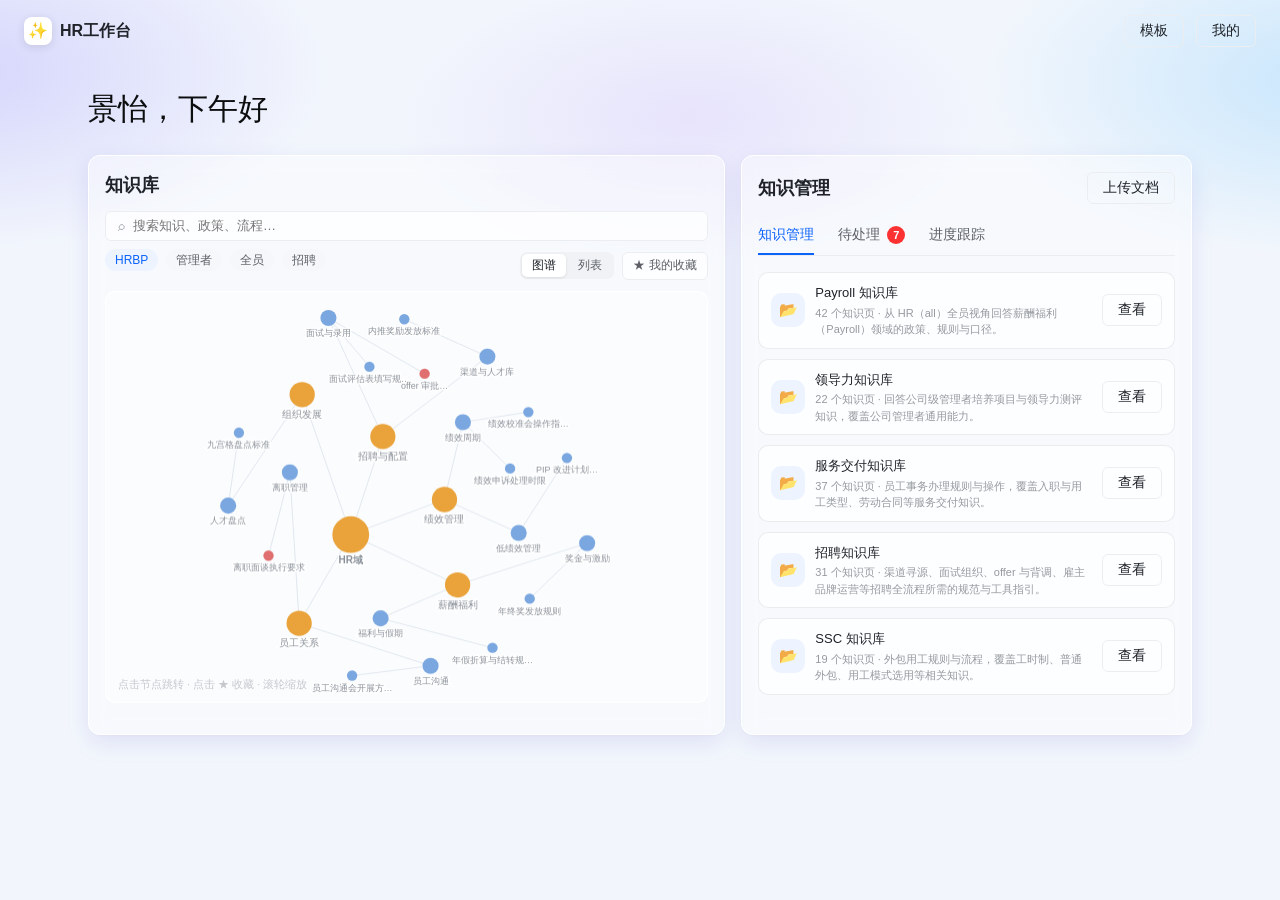
<file: index.html>
<!DOCTYPE html>
<html lang="zh-CN">
<head>
<meta charset="UTF-8">
<title>HR 工作台 · 知识库工具 Demo</title>
<link rel="stylesheet" href="workbench.css">
<style>
  .tool-card--knowledge { grid-column: span 7; min-height: 580px; }
  .tool-card--manage    { grid-column: span 5; min-height: 580px; }

  /* ── 消费卡片 ── */
  .k-full { display: flex; flex-direction: column; min-height: 490px; }
  .k-toolbar { display: flex; align-items: center; justify-content: space-between; margin-bottom: 8px; }
  .graph-area { position: relative; flex: 1; min-height: 400px; border-radius: 10px;
                background: rgba(255,255,255,.5); border: 1px solid rgba(255,255,255,.9); overflow: hidden; }
  #graphCanvas { width: 100%; height: 100%; display: block; }
  .graph-hint { position: absolute; left: 12px; bottom: 10px;
                color: var(--color-text-quaternary); font-size: 11px; pointer-events: none; }

  .search-floating { position: absolute; inset: 0; background: rgba(250,252,255,.97);
                     overflow: auto; display: none; padding: 10px; }
  .search-floating.show { display: block; }
  .search-item { padding: 9px 11px; border-radius: 8px; background: #fff;
                 border: 1px solid var(--color-border-default); margin-bottom: 7px; cursor: pointer; }
  .search-item:hover { border-color: var(--color-brand-border); }
  .search-item__title { font-size: 13px; font-weight: 500; display: flex; align-items: center; gap: 6px; flex-wrap: wrap; }
  .search-item__meta { font-size: 11px; color: var(--color-text-tertiary); margin-top: 3px; }

  /* ── 视图切换按钮 ── */
  .view-toggle { display:flex; gap:2px; background:#f0f2f5; border-radius:7px; padding:2px; }
  .view-btn { border:none; background:transparent; border-radius:5px; padding:3px 10px;
              font-size:12px; color:var(--color-text-secondary); cursor:pointer; transition:all .15s; }
  .view-btn.active { background:#fff; color:var(--color-text-primary); font-weight:500;
                     box-shadow:0 1px 3px rgba(0,0,0,.1); }

  /* ── 列表视图 ── */
  #listView { display:none; flex:1; flex-direction:column; min-height:400px; border-radius:10px;
              background:rgba(255,255,255,.55); border:1px solid var(--color-border-default); overflow-y:auto; }
  #listView.lv-active { display:flex; flex-direction:column; }
  .list-domains { display:flex; flex-direction:column; gap:4px; padding:10px; }
  .list-domain-group { border-radius:8px; overflow:hidden; border:1px solid var(--color-border-default); }
  .list-domain-hdr { display:flex; align-items:center; gap:6px; padding:8px 12px;
                     background:rgba(255,255,255,.85); cursor:pointer; user-select:none;
                     font-size:13px; font-weight:600; color:var(--color-text-primary); }
  .list-domain-hdr:hover { background:var(--color-brand-soft); }
  .list-domain-hdr .chevron { font-size:9px; color:var(--color-text-tertiary);
                               transition:transform .2s; margin-left:auto; }
  .list-domain-hdr.open .chevron { transform:rotate(90deg); }
  .list-subdomain-wrap { padding:0 8px 8px; background:rgba(249,250,252,.9); }
  .list-sub-hdr { font-size:10px; font-weight:700; color:var(--color-text-tertiary);
                  padding:6px 4px 3px; letter-spacing:.04em; }
  .list-page-row { display:flex; align-items:center; gap:8px; padding:5px 8px;
                   border-radius:6px; cursor:pointer; transition:background .12s; }
  .list-page-row:hover { background:var(--color-brand-soft); }
  .list-page-dot { width:6px; height:6px; border-radius:50%; background:#0c63fa; flex-shrink:0; }
  .list-page-name { font-size:12px; color:var(--color-text-primary); flex:1; min-width:0;
                    white-space:nowrap; overflow:hidden; text-overflow:ellipsis; }
  .list-page-date { font-size:10px; color:var(--color-text-tertiary); flex-shrink:0; }
  .list-page-fav  { font-size:11px; color:#e9a33a; flex-shrink:0; }

  /* ── 下钻视图（两栏）── */
  #drillView { display:none; flex:1; min-height:400px; border-radius:10px; overflow:hidden;
               border:1px solid var(--color-border-default); background:#fff; }
  #drillView.dv-active { display:flex; }
  .drill-nav { width:196px; flex-shrink:0; border-right:1px solid var(--color-border-default);
               display:flex; flex-direction:column; background:#f9fafb; overflow-y:auto; }
  .drill-back { display:flex; align-items:center; gap:6px; padding:10px 12px;
                font-size:12px; color:var(--color-brand-primary); cursor:pointer; font-weight:500;
                border-bottom:1px solid var(--color-border-default); }
  .drill-back:hover { background:var(--color-brand-soft); }
  .drill-nav-domain { padding:8px 12px 3px; font-size:10px; font-weight:700;
                      color:var(--color-text-tertiary); letter-spacing:.06em; }
  .drill-nav-item { display:flex; align-items:center; gap:7px; padding:6px 14px;
                    cursor:pointer; font-size:12px; color:var(--color-text-secondary);
                    border-left:2px solid transparent; transition:all .12s; }
  .drill-nav-item:hover { background:var(--color-brand-soft); color:var(--color-text-primary); }
  .drill-nav-item.active { background:var(--color-brand-soft); color:var(--color-brand-primary);
                           border-left-color:var(--color-brand-primary); font-weight:500; }
  .drill-content { flex:1; overflow-y:auto; padding:20px 24px; }
  .drill-title { font-size:16px; font-weight:600; color:var(--color-text-primary); margin-bottom:6px; }
  .drill-meta { display:flex; gap:14px; margin-bottom:14px; flex-wrap:wrap; }
  .drill-meta-item { font-size:11px; color:var(--color-text-tertiary); }
  .drill-meta-item b { color:var(--color-text-secondary); font-weight:500; }
  .drill-tag { display:inline-block; font-size:11px; padding:2px 8px; border-radius:10px;
               background:var(--color-brand-soft); color:var(--color-brand-primary);
               font-weight:500; margin-bottom:12px; }
  .drill-body { font-size:13px; color:var(--color-text-secondary); line-height:1.75; }
  .drill-src-link { display:inline-flex; align-items:center; gap:5px; margin-top:16px;
                    font-size:12px; color:var(--color-brand-primary); cursor:pointer;
                    padding:6px 12px; border-radius:6px; border:1px solid var(--color-brand-border);
                    background:var(--color-brand-soft); }
  .drill-src-link:hover { background:#deeaff; }
  .drill-fav-btn { float:right; background:none; border:1px solid var(--color-border-default);
                   border-radius:6px; padding:4px 10px; font-size:12px; cursor:pointer;
                   color:var(--color-text-secondary); transition:all .15s; }
  .drill-fav-btn.active { border-color:#e9a33a; color:#e9a33a; background:#fff9f0; }
  .drill-empty { display:flex; align-items:center; justify-content:center; height:200px;
                 color:var(--color-text-tertiary); font-size:13px; }

  .fav-panel { position: absolute; inset: 0; background: rgba(250,252,255,.97);
               overflow: auto; display: none; flex-direction: column; padding: 12px; gap: 8px; }
  .fav-panel.show { display: flex; }
  .fav-item { display: flex; align-items: center; gap: 10px; padding: 9px 11px; border-radius: 8px;
              background: #fff; border: 1px solid var(--color-border-default); cursor: pointer; }
  .fav-item:hover { border-color: var(--color-brand-border); background: var(--color-brand-soft); }
  .fav-item-info { flex: 1; min-width: 0; }
  .fav-item-title { font-size: 13px; font-weight: 500; }
  .fav-item-meta  { font-size: 11px; color: var(--color-text-tertiary); margin-top: 2px; }
  .fav-unfav { border: none; background: transparent; color: #ccc; cursor: pointer;
               font-size: 16px; padding: 0; line-height: 1; }
  .fav-unfav:hover { color: #fc860f; }
  .fav-empty { flex: 1; display: flex; flex-direction: column; align-items: center;
               justify-content: center; color: var(--color-text-tertiary); font-size: 13px;
               gap: 6px; text-align: center; }

  .fav-btn { height: 28px; padding: 0 10px; font-size: 12px; border-radius: 6px;
             border: 1px solid var(--color-border-default); background: rgba(255,255,255,.7);
             color: var(--color-text-secondary); cursor: pointer; display: flex; align-items: center; gap: 4px; }
  .fav-btn.active { color: #fc860f; border-color: #fcd09b; background: #fff8f0; }

  .tiny-tag { display: inline-flex; align-items: center; height: 18px; padding: 0 6px;
              border-radius: 9px; font-size: 11px; white-space: nowrap; }
  .tiny-tag--neutral { background: #f2f5f7; color: #5c6066; }
  .tiny-tag--warn    { background: #fff1e5; color: #944b01; }
  .tiny-tag--success { background: #e8faf3; color: #018550; }

  /* ── 生产卡片 ── */
  .manage-shell { display: flex; flex-direction: column; min-height: 490px; }
  .tab-panel { display: none; flex-direction: column; gap: 10px; }
  .tab-panel.active { display: flex; }

  .group-label { font-size: 11px; color: var(--color-text-tertiary); padding: 2px 2px 0;
                 display: flex; align-items: center; gap: 6px; }
  .group-label .dot { width: 6px; height: 6px; border-radius: 50%; flex: none; }

  .todo-card { border-radius: 10px; background: rgba(255,255,255,.7);
               border: 1px solid rgba(31,35,41,.08); padding: 12px; }
  .todo-card.done { opacity: .55; }
  .todo-head { display: flex; align-items: center; gap: 6px; margin-bottom: 8px; }
  .todo-title { flex: 1; font-size: 13px; font-weight: 500; overflow: hidden;
                text-overflow: ellipsis; white-space: nowrap; }
  .todo-time  { font-size: 11px; color: var(--color-text-tertiary); flex: none; }
  .todo-body  { font-size: 12px; line-height: 1.65; }

  .conflict-hint { font-size: 12px; font-weight: 600; color: #944b01; background: #fff1e5;
                   border-radius: 6px; padding: 5px 8px; margin-bottom: 8px;
                   display: flex; align-items: center; gap: 5px; }
  .claim { display: flex; gap: 8px; padding: 3px 0; }
  .claim-key     { flex: none; width: 24px; font-size: 11px; font-weight: 600; }
  .claim-key.new { color: #1851b3; }
  .claim-key.old { color: #944b01; }
  .claim-txt     { color: var(--color-text-secondary); }

  .diff-line { display: flex; gap: 6px; font-size: 12px; line-height: 1.65; }
  .diff-sign { flex: none; width: 10px; font-weight: 700; }
  .diff-line.add    .diff-sign { color: #018550; }
  .diff-line.add    .diff-txt  { color: #018550; }
  .diff-line.remove .diff-sign { color: #b50707; }
  .diff-line.remove .diff-txt  { color: #95999e; text-decoration: line-through; }
  .diff-line.same   .diff-sign { color: transparent; }
  .diff-line.same   .diff-txt  { color: var(--color-text-tertiary); }

  .todo-footer { display: flex; align-items: center; gap: 8px; margin-top: 10px; }
  .todo-footer .toft-button { height: 28px; padding: 0 12px; font-size: 12px; }
  .todo-footer .link-btn { margin-left: auto; }
  .resolve-note { font-size: 12px; color: var(--color-text-secondary);
                  display: flex; align-items: center; gap: 8px; margin-top: 8px; }
  .link-btn { border: none; background: none; color: var(--color-text-link);
              font-size: 12px; cursor: pointer; padding: 0; }

  .progress-card { border-radius: 10px; background: rgba(255,255,255,.7);
                   border: 1px solid rgba(31,35,41,.08); padding: 11px 12px; }
  .progress-head { display: flex; align-items: center; gap: 8px; margin-bottom: 10px; }
  .progress-title { font-size: 13px; font-weight: 500; flex: 1; min-width: 0;
                    overflow: hidden; text-overflow: ellipsis; white-space: nowrap; }

  .prog-track { display: flex; align-items: flex-start; }
  .prog-step  { display: flex; flex-direction: column; align-items: center; gap: 5px; flex: none; }
  .prog-step.is-submitted { min-width: 42px; }
  .prog-dot   { width: 8px; height: 8px; border-radius: 50%; background: #e1e3e6; }
  .prog-dot.done     { background: #06bf75; }
  .prog-dot.active   { background: #0c63fa; box-shadow: 0 0 0 3px rgba(12,99,250,.15); }
  .prog-dot.conflict { background: #fc860f; box-shadow: 0 0 0 3px rgba(252,134,15,.18); }
  .prog-dot.fail     { background: #fc3232; box-shadow: 0 0 0 3px rgba(252,50,50,.15); }
  .prog-line { flex: 1; height: 1px; background: #e1e3e6; margin-top: 4px; min-width: 20px; }
  .prog-line.done { background: #06bf75; }
  .prog-step-label { font-size: 10px; color: var(--color-text-quaternary); white-space: nowrap; }
  .prog-step-label.hi       { color: var(--color-text-secondary); }
  .prog-step-label.fail-lbl { color: #b50707; }
  .prog-step-label.conf-lbl { color: #944b01; }

  .conflict-note { font-size: 11px; color: #944b01; background: #fff1e5;
                   border-radius: 6px; padding: 6px 9px; margin-top: 8px; }
  .fail-reason   { font-size: 11px; color: #b50707; background: #fff5f5;
                   border-radius: 6px; padding: 6px 9px; margin-top: 8px; }

  .role-badge { font-size: 11px; border-radius: 9px; padding: 2px 8px; white-space: nowrap; flex: none; }
  .role-badge.done   { background: #e8faf3; color: #018550; }
  .role-badge.active { background: #edf4ff; color: #1851b3; }
  .role-badge.warn   { background: #fff1e5; color: #944b01; }
  .role-badge.fail   { background: #fff5f5; color: #b50707; }

  .space-card { border-radius: 10px; background: rgba(255,255,255,.7);
                border: 1px solid rgba(31,35,41,.08); padding: 10px 12px;
                display: flex; align-items: center; gap: 10px; }
  .space-icon { width: 34px; height: 34px; border-radius: 10px; background: var(--color-brand-soft);
                color: var(--color-brand-primary); display: grid; place-items: center;
                font-size: 15px; flex: none; }
  .space-main  { flex: 1; min-width: 0; }
  .space-title { font-size: 13px; font-weight: 500; }
  .space-meta  { font-size: 11px; color: var(--color-text-tertiary); margin-top: 2px; }

  .list-head { display: flex; justify-content: space-between; align-items: center; padding: 2px 0; }
  .list-head-label { font-size: 13px; font-weight: 600; }

  .page-row { border-radius: 10px; background: rgba(255,255,255,.7);
              border: 1px solid rgba(31,35,41,.08); padding: 10px 12px;
              display: flex; align-items: center; gap: 10px; }
  .page-title-wrap { flex: 1; min-width: 0; }
  .page-title { font-size: 13px; font-weight: 500; display: flex; align-items: center; gap: 6px; }
  .page-sub   { font-size: 11px; color: var(--color-text-tertiary); margin-top: 2px; }
  .page-date  { font-size: 11px; color: var(--color-text-tertiary); flex: none; }
  .page-actions { display: flex; gap: 6px; flex: none; }
  .page-actions .toft-button { height: 26px; padding: 0 10px; font-size: 12px; }
</style>
</head>
<body>
<script src="data.js"></script>
<div class="workbench-shell">
  <div class="workbench-topbar">
    <div class="workbench-brand">
      <div style="width:28px;height:28px;border-radius:8px;background:#fff;display:grid;place-items:center;box-shadow:0 2px 8px rgba(31,35,41,0.12)">✨</div>
      <strong>HR工作台</strong>
    </div>
    <div style="display:flex;gap:12px;align-items:center">
      <button class="toft-button toft-button--ghost">模板</button>
      <button class="toft-button toft-button--ghost">我的</button>
    </div>
  </div>

  <div class="workbench-main">
    <div class="workbench-head"><h1>景怡，下午好</h1></div>

    <div class="workbench-canvas">

      <!-- ══ 知识库（消费）══ -->
      <section class="tool-card tool-card--knowledge">
        <div class="tool-card__header">
          <div class="tool-card__title">知识库</div>
        </div>
        <div class="tool-card__body">
          <div class="k-full">
            <div class="tool-search" style="margin-bottom:8px">
              <span style="color:var(--color-text-tertiary);font-size:13px">⌕</span>
              <input id="searchInput" placeholder="搜索知识、政策、流程…">
            </div>
            <div class="k-toolbar">
              <div class="tool-role-pills" id="rolePills"></div>
              <div style="display:flex;gap:8px;align-items:center">
                <div class="view-toggle">
                  <button class="view-btn active" id="vbGraph" onclick="switchView('graph')">图谱</button>
                  <button class="view-btn"        id="vbList"  onclick="switchView('list')">列表</button>
                </div>
                <button class="fav-btn" id="favBtn" onclick="toggleFavView()">
                  <span>★</span> 我的收藏
                </button>
              </div>
            </div>
            <!-- 图谱视图 -->
            <div class="graph-area" id="graphAreaWrap">
              <canvas id="graphCanvas"></canvas>
              <div class="search-floating" id="searchFloating"></div>
              <div class="fav-panel" id="favPanel"></div>
              <div class="graph-hint" id="graphHint">点击节点跳转 · 点击 ★ 收藏 · 滚轮缩放</div>
            </div>
            <!-- 列表视图 -->
            <div id="listView"></div>
            <!-- 下钻视图（两栏） -->
            <div id="drillView">
              <div class="drill-nav" id="drillNav"></div>
              <div class="drill-content" id="drillContent">
                <div class="drill-empty">← 从左侧选择一个知识页</div>
              </div>
            </div>
          </div>
        </div>
      </section>

      <!-- ══ 知识管理（生产）══ -->
      <section class="tool-card tool-card--manage">
        <div class="tool-card__header">
          <div class="tool-card__title">知识管理</div>
          <button class="toft-button toft-button--ghost"
                  onclick="window.open('https://docs.corp.kuaishou.com/cloud','_blank')">上传文档</button>
        </div>
        <div class="tool-card__body">
          <div class="manage-shell">
            <div class="toft-tabs">
              <div class="toft-tab active" data-tab="pages"    onclick="switchTab('pages',this)">知识管理</div>
              <div class="toft-tab"        data-tab="todo"     onclick="switchTab('todo',this)">
                待处理 <span class="toft-badge toft-badge--danger" id="pendingBadge" style="margin-left:3px">0</span>
              </div>
              <div class="toft-tab"        data-tab="progress" onclick="switchTab('progress',this)">进度跟踪</div>
            </div>
            <div class="tab-panel active" id="panel-pages"></div>
            <div class="tab-panel"        id="panel-todo"></div>
            <div class="tab-panel"        id="panel-progress"></div>
          </div>
        </div>
      </section>

    </div><!-- /canvas -->
  </div>
</div>

<script>
/* ════════════════════════════════
   状态
════════════════════════════════ */
const KB_BASE = 'https://knowledge-cloud.staging.kuaishou.com/?app=hr#/ssc-service-delivery/kb';

const S = {
  role: 'hrbp',
  favs: new Set(JSON.parse(localStorage.getItem('hr-kc-favs') || '[]')),
  zoom: 1,
  pan: { x: 0, y: 0 },
  nodes: [], edges: [],
  hovered: null,
  dragging: false,
  dragMoved: false,
  showFavs: false,
  resolved: {},
};

const ROLE_LABEL = { hrbp:'HRBP', manager:'管理者', all:'全员', recruiter:'招聘' };
const KIND_META = {
  conflict: { label:'冲突 · 需裁决', color:'#fc3232' },
  proposal: { label:'变更 · 待确认', color:'#fc860f' },
  quality:  { label:'质量 · 待复核', color:'#7938fc' },
};

/* ════════════════════════════════
   消费卡片 — 图谱
════════════════════════════════ */
const canvas = document.getElementById('graphCanvas');
const ctx    = canvas.getContext('2d');
const FONT   = "-apple-system,'PingFang SC',sans-serif";

/* 配色：只用两色 + 灰，干净 */
const C = {
  center:     { fill:'#1f2329', text:'#fff' },
  domain:     { fill:'#1f2329', stroke:'#1f2329', text:'#fff' },
  sub:        { fill:'#fff', stroke:'#c4c7cc', text:'#5c6066' },
  page:       { fill:'#0c63fa', text:'#fff' },
  pageFav:    { fill:'#fc860f' },
  pageConfl:  { fill:'#fc3232' },
  edge:       'rgba(31,35,41,.10)',
};

/* ══ 视图切换 ══ */
let S_view = 'graph';

function switchView(v) {
  S_view = v;
  document.getElementById('vbGraph').classList.toggle('active', v==='graph');
  document.getElementById('vbList').classList.toggle('active', v==='list'||v==='drill');
  document.getElementById('graphAreaWrap').style.display = (v==='graph') ? '' : 'none';
  document.getElementById('graphHint').style.display     = (v==='graph') ? '' : 'none';
  // 角色 pills 只在图谱视图显示
  document.getElementById('rolePills').style.visibility = (v==='graph') ? '' : 'hidden';
  const lv = document.getElementById('listView');
  const dv = document.getElementById('drillView');
  lv.classList.toggle('lv-active', v==='list');
  dv.classList.toggle('dv-active', v==='drill');
  if (v==='list') renderListView();
  document.getElementById('favPanel').classList.remove('show');
}

/* ── 列表视图：合并所有角色的知识，按领域展示 ── */
function _getAllDomains() {
  // 合并所有角色 graph，以 domain.key 去重，page 以 id 去重
  const domainMap = new Map(); // key -> {label, subMap}
  Object.values(DATA.graph||{}).forEach(roleGraph => {
    (roleGraph.domains||[]).forEach(d => {
      if (!domainMap.has(d.key)) domainMap.set(d.key, {key:d.key, label:d.label, subMap:new Map()});
      const dm = domainMap.get(d.key);
      (d.children||[]).forEach(sub => {
        if (!dm.subMap.has(sub.key)) dm.subMap.set(sub.key, {key:sub.key, label:sub.label, pageMap:new Map()});
        const sm = dm.subMap.get(sub.key);
        (sub.pages||[]).forEach(p => { if (!sm.pageMap.has(p.id)) sm.pageMap.set(p.id, p); });
      });
    });
  });
  // 还原成数组
  return [...domainMap.values()].map(d => ({
    ...d,
    children: [...d.subMap.values()].map(sub => ({
      ...sub,
      pages: [...sub.pageMap.values()]
    }))
  }));
}

function renderListView() {
  const domains = _getAllDomains();
  const el = document.getElementById('listView');
  let html = '<div class="list-domains">';
  domains.forEach(d => {
    html += `<div class="list-domain-group">
      <div class="list-domain-hdr" onclick="toggleListDomain(this)">
        ${d.label}<span class="chevron">▶</span>
      </div>
      <div class="list-subdomain-wrap" style="display:none">`;
    (d.children||[]).forEach(sub => {
      html += `<div class="list-sub-hdr">${sub.label}</div>`;
      (sub.pages||[]).forEach(page => {
        const fav = S.favs.has(page.id);
        html += `<div class="list-page-row" onclick="openDrill('${page.id}')">
          <div class="list-page-dot"></div>
          <div class="list-page-name">${page.title}</div>
          <div class="list-page-date">${page.updatedAt||''}</div>
          ${fav ? '<div class="list-page-fav">★</div>' : ''}
        </div>`;
      });
    });
    html += '</div></div>';
  });
  html += '</div>';
  el.innerHTML = html;
}

function toggleListDomain(hdr) {
  const opening = !hdr.classList.contains('open');
  hdr.classList.toggle('open', opening);
  hdr.nextElementSibling.style.display = opening ? '' : 'none';
}

/* ── 下钻：找 page（全量搜索，不依赖 S.role）── */
function _findPage(id) {
  for (const d of _getAllDomains())
    for (const sub of (d.children||[]))
      for (const p of (sub.pages||[]))
        if (p.id===id) return {page:p, domain:d, sub};
  return null;
}

/* ── 下钻：打开 ── */
function openDrill(pageId) {
  switchView('drill');
  _buildDrillNav(pageId);
  _renderDrillPage(pageId);
}

function _buildDrillNav(activeId) {
  const domains = _getAllDomains();
  const nav = document.getElementById('drillNav');
  let html = '<div class="drill-back" onclick="switchView(\'list\')">← 返回列表</div>';
  domains.forEach(d => {
    html += `<div class="drill-nav-domain">${d.label}</div>`;
    (d.children||[]).forEach(sub => {
      (sub.pages||[]).forEach(p => {
        html += `<div class="drill-nav-item${p.id===activeId?' active':''}"
          onclick="drillNavClick('${p.id}',this)">
          <span style="color:#0c63fa;font-size:9px">●</span>${p.title}
        </div>`;
      });
    });
  });
  nav.innerHTML = html;
}

function drillNavClick(id, el) {
  document.querySelectorAll('.drill-nav-item').forEach(n=>n.classList.remove('active'));
  el.classList.add('active');
  _renderDrillPage(id);
}

function _renderDrillPage(id) {
  const found = _findPage(id);
  if (!found) return;
  const {page} = found;
  const isFav = S.favs.has(id);
  document.getElementById('drillContent').innerHTML = `
    <button class="drill-fav-btn ${isFav?'active':''}"
            onclick="toggleFavDrill('${id}')">${isFav?'★ 已收藏':'☆ 收藏'}</button>
    <div class="drill-title">${page.title}</div>
    <div class="drill-meta">
      <div class="drill-meta-item">来源文档 <b>${page.source||'—'}</b></div>
      <div class="drill-meta-item">最后更新 <b>${page.updatedAt||'—'}</b></div>
      ${page.tag?`<div class="drill-meta-item">标签 <b>${page.tag}</b></div>`:''}
    </div>
    ${page.tag?`<div class="drill-tag">${page.tag}</div>`:''}
    <div class="drill-body">${page.summary||'暂无内容摘要。'}</div>
    ${page.source?`<div class="drill-src-link"
        onclick="window.open(KB_BASE+'/'+\`${id}\`,'_blank')">
        ↗ 查看原文（${page.source}）</div>`:''}
  `;
}

function toggleFavDrill(id) {
  toggleFav(id);
  _renderDrillPage(id);
  // 同步列表视图收藏标记
  renderListView();
}

function renderRolePills() {
  document.getElementById('rolePills').innerHTML = DATA.roles.map(r =>
    `<div class="tool-role-pill ${S.role===r.key?'active':''}" onclick="selectRole('${r.key}')">${r.label}</div>`
  ).join('');
}

function selectRole(role) {
  S.role = role; S.zoom = 1; S.pan = {x:0,y:0};
  S.showFavs = false;
  document.getElementById('favPanel').classList.remove('show');
  document.getElementById('favBtn').classList.remove('active');
  renderRolePills(); resizeCanvas();
}

function resizeCanvas() {
  const rect = document.getElementById('graphAreaWrap').getBoundingClientRect();
  canvas.width = rect.width; canvas.height = rect.height;
  buildGraph(); drawGraph();
}

/* ── 力导向布局 + 绘制 ── */
let DPR = window.devicePixelRatio || 1;
let CW = 0, CH = 0;   // CSS 尺寸

function resizeCanvas() {
  const rect = document.getElementById('graphAreaWrap').getBoundingClientRect();
  if (!rect.width || !rect.height) return;
  DPR = window.devicePixelRatio || 1;
  CW = rect.width; CH = rect.height;
  canvas.width  = Math.round(CW * DPR);
  canvas.height = Math.round(CH * DPR);
  canvas.style.width  = CW + 'px';
  canvas.style.height = CH + 'px';
  buildGraph(); drawGraph();
}

/*
 * 力导向：斥力 + 弹簧 + 向心力
 * 迭代完成后把坐标归一化到画布内，外层 pan/zoom 从 1 / (0,0) 开始
 */
function buildGraph() {
  const cx = CW / 2, cy = CH / 2;
  const domains = (DATA.graph[S.role] || { domains: [] }).domains;
  const nodes = [], links = [];

  const push = (n) => { nodes.push(n); return n; };

  const center = push({ id:'center', kind:'center', label:'HR域',
                        x:cx, y:cy, vx:0, vy:0, r:16 });

  domains.forEach((dom, di) => {
    const a = Math.PI * 2 * di / domains.length - Math.PI / 2;
    const dn = push({ id:dom.key, kind:'domain', label:dom.label,
                      x:cx + Math.cos(a)*70, y:cy + Math.sin(a)*70, vx:0, vy:0, r:11 });
    links.push({ s:center, t:dn });

    const subs = dom.children || [];
    subs.forEach((sub, si) => {
      const sa = a + (si - (subs.length - 1) / 2) * 0.42;
      const sn = push({ id:sub.key, kind:'sub', label:sub.label,
                        x:dn.x + Math.cos(sa)*52, y:dn.y + Math.sin(sa)*52, vx:0, vy:0, r:7 });
      links.push({ s:dn, t:sn });

      const pages = sub.pages || [];
      pages.forEach((page, pi) => {
        const pa = sa + (pi - (pages.length - 1) / 2) * 0.32;
        const pn = push({ id:page.id, kind:'page', label:page.title, page,
                          x:sn.x + Math.cos(pa)*40, y:sn.y + Math.sin(pa)*40, vx:0, vy:0, r:4.5 });
        links.push({ s:sn, t:pn });
      });
    });
  });

  /* ── 迭代 ── */
  const ITER = 420;
  for (let it = 0; it < ITER; it++) {
    const alpha = 1 - it / ITER;

    /* 斥力：所有节点两两推开 */
    for (let i = 0; i < nodes.length; i++) {
      const a = nodes[i];
      for (let j = i + 1; j < nodes.length; j++) {
        const b = nodes[j];
        let dx = b.x - a.x, dy = b.y - a.y;
        let d2 = dx * dx + dy * dy;
        if (d2 < 0.01) { dx = Math.random() - .5; dy = Math.random() - .5; d2 = .25; }
        const d = Math.sqrt(d2);
        const want = a.r + b.r + 16;
        /* 只在过近时推开，避免整体被炸散 */
        if (d < want) {
          const f = (want - d) / d * 0.5 * alpha;
          const fx = dx * f, fy = dy * f;
          a.vx -= fx; a.vy -= fy; b.vx += fx; b.vy += fy;
        }
      }
    }

    /* 弹簧：连边保持合适距离 */
    links.forEach(l => {
      const a = l.s, b = l.t;
      const dx = b.x - a.x, dy = b.y - a.y;
      const d = Math.sqrt(dx * dx + dy * dy) || .01;
      const target = a.r + b.r + (b.kind === 'page' ? 26 : 34);
      const f = (d - target) * 0.035 * alpha;
      const fx = dx / d * f, fy = dy / d * f;
      a.vx += fx; a.vy += fy; b.vx -= fx; b.vy -= fy;
    });

    /* 向心 + 阻尼 */
    nodes.forEach(n => {
      n.vx += (cx - n.x) * 0.008 * alpha;
      n.vy += (cy - n.y) * 0.008 * alpha;
      n.x += n.vx; n.y += n.vy;
      n.vx *= 0.5; n.vy *= 0.5;
    });
  }

  /* ── 归一化到画布，留出边距给标签 ── */
  const PAD = 26;
  let minX = Infinity, maxX = -Infinity, minY = Infinity, maxY = -Infinity;
  nodes.forEach(n => {
    minX = Math.min(minX, n.x); maxX = Math.max(maxX, n.x);
    minY = Math.min(minY, n.y); maxY = Math.max(maxY, n.y);
  });
  const spanX = (maxX - minX) || 1, spanY = (maxY - minY) || 1;
  const availW = Math.max(CW - PAD * 2, 60), availH = Math.max(CH - PAD * 2, 60);
  const k = Math.min(availW / spanX, availH / spanY);
  const offX = PAD + (availW - spanX * k) / 2;
  const offY = PAD + (availH - spanY * k) / 2;
  nodes.forEach(n => {
    n.x = offX + (n.x - minX) * k;
    n.y = offY + (n.y - minY) * k;
    n.r = Math.max(n.r * Math.min(k, 1.15), n.kind === 'page' ? 3.5 : 5);
  });

  S.nodes = nodes; S.edges = links;
  S.zoom = 1; S.pan = { x: 0, y: 0 };
}

/* ── 配色：蓝为主，金为强调，红为告警 ── */
const COL = {
  center:  '#e9a33a',
  domain:  '#e9a33a',
  sub:     '#7aa7e0',
  page:    '#7aa7e0',
  pageFav: '#e9a33a',
  pageBad: '#e07070',
  label:   '#8a9099',
  labelHi: '#1f2329',
  edge:    'rgba(140,160,190,.42)',
};

function nodeColor(n) {
  if (n.kind === 'center' || n.kind === 'domain') return COL.center;
  if (n.kind === 'sub') return COL.sub;
  if (S.favs.has(n.id)) return COL.pageFav;
  if (n.page && n.page.hasConflict) return COL.pageBad;
  return COL.page;
}

function drawGraph() {
  if (!CW) return;
  ctx.setTransform(DPR, 0, 0, DPR, 0, 0);
  ctx.clearRect(0, 0, CW, CH);
  ctx.translate(S.pan.x, S.pan.y);
  ctx.scale(S.zoom, S.zoom);

  const map = Object.fromEntries(S.nodes.map(n => [n.id, n]));

  /* 连线 */
  ctx.strokeStyle = COL.edge;
  ctx.lineWidth = 0.6;
  S.edges.forEach(e => {
    const a = e.s, b = e.t; if (!a || !b) return;
    ctx.beginPath(); ctx.moveTo(a.x, a.y); ctx.lineTo(b.x, b.y); ctx.stroke();
  });

  /* 节点 */
  S.nodes.forEach(n => {
    const hov = S.hovered === n.id;
    ctx.beginPath();
    ctx.arc(n.x, n.y, n.r + (hov ? 2 : 0), 0, Math.PI * 2);
    ctx.fillStyle = nodeColor(n);
    ctx.fill();

    /* 收藏星标（canvas内绘制，hover或已收藏时显示） */
    if (n.kind === 'page') {
      const isFav = S.favs.has(n.id);
      if (hov || isFav) {
        const sr = Math.max(5, n.r * 0.85);
        const sx = n.x + n.r * 0.8 + sr;
        const sy = n.y - n.r * 0.8 - sr;
        n._favX = sx; n._favY = sy; n._favR = sr + 4;
        ctx.beginPath(); ctx.arc(sx, sy, sr, 0, Math.PI * 2);
        ctx.fillStyle = isFav ? '#e9a33a' : 'rgba(255,255,255,0.95)'; ctx.fill();
        ctx.strokeStyle = isFav ? '#e9a33a' : 'rgba(31,35,41,0.2)';
        ctx.lineWidth = 1; ctx.stroke();
        ctx.fillStyle = isFav ? '#fff' : '#c0c4cc';
        ctx.font = `${sr * 1.1}px ${FONT}`;
        ctx.textAlign = 'center'; ctx.textBaseline = 'middle';
        ctx.fillText('★', sx, sy + 0.5);
      } else { n._favX = null; }
    } else { n._favX = null; }

    /* 标签 */
    if (n.kind !== 'page' || n.r >= 4) {
      ctx.fillStyle = hov ? COL.labelHi : COL.label;
      ctx.font = (n.kind === 'center' ? '600 10px ' : n.kind === 'domain' ? '500 10px ' : '9px ') + FONT;
      ctx.textAlign = 'center';
      ctx.textBaseline = 'top';
      const full = n.label || '';
      const max = n.kind === 'page' ? 8 : 10;
      const txt = full.length > max ? full.slice(0, max) + '…' : full;
      const ty = hov ? n.y - n.r - 13 : n.y + n.r + 3;
      /* 白底描边，让文字在密集区域也能读 */
      ctx.lineWidth = 2.5;
      ctx.strokeStyle = 'rgba(255,255,255,.92)';
      ctx.strokeText(txt, n.x, ty);
      ctx.fillText(txt, n.x, ty);
    }

  });
  ctx.restore();
}

/* ── 星标命中检测 ── */
function hitFav(cx, cy) {
  const rect = canvas.getBoundingClientRect();
  const x = (cx - rect.left - S.pan.x) / S.zoom;
  const y = (cy - rect.top  - S.pan.y) / S.zoom;
  for (let i = S.nodes.length - 1; i >= 0; i--) {
    const n = S.nodes[i];
    if (!n._favX) continue;
    const dx = x - n._favX, dy = y - n._favY;
    if (dx*dx + dy*dy <= n._favR * n._favR) return n;
  }
  return null;
}

/* ── 命中检测 ── */


function hitTest(clientX, clientY) {
  const rect = canvas.getBoundingClientRect();
  const mx = (clientX - rect.left - S.pan.x) / S.zoom;
  const my = (clientY - rect.top  - S.pan.y) / S.zoom;

  for (let i = S.nodes.length - 1; i >= 0; i--) {
    const n = S.nodes[i], dx = mx - n.x, dy = my - n.y;
    if (dx*dx + dy*dy <= (n.r+6)*(n.r+6)) return { node: n };
  }
  return null;
}

canvas.addEventListener('mousedown', e => {
  S.dragMoved = false;
  S.dragging = true;
  canvas.style.cursor = 'grabbing';
});
window.addEventListener('mouseup', () => { S.dragging = false; });

canvas.addEventListener('mousemove', e => {
  if (S.dragging) {
    if (Math.abs(e.movementX) > 1 || Math.abs(e.movementY) > 1) S.dragMoved = true;
    S.pan.x += e.movementX; S.pan.y += e.movementY; drawGraph(); return;
  }
  const favN = hitFav(e.clientX, e.clientY);
  const hit  = favN ? null : hitTest(e.clientX, e.clientY);
  const ph   = S.hovered;
  S.hovered  = favN ? favN.id : (hit ? hit.node.id : null);
  canvas.style.cursor = (favN || hit) ? 'pointer' : 'grab';
  if (S.hovered !== ph) drawGraph();
});

canvas.addEventListener('mouseleave', () => {
  S.hovered = null; canvas.style.cursor = 'grab'; drawGraph();
});

canvas.addEventListener('click', e => {
  if (S.dragMoved) return;
  const favN = hitFav(e.clientX, e.clientY);
  if (favN) { toggleFav(favN.id); return; }
  const hit = hitTest(e.clientX, e.clientY);
  if (!hit) return;
  if (hit.node.kind === 'page') window.open(KB_BASE + '/' + hit.node.id, '_blank');
});

canvas.addEventListener('wheel', e => {
  e.preventDefault();
  const rect = canvas.getBoundingClientRect();
  const mx = e.clientX - rect.left, my = e.clientY - rect.top;
  const before = { x: (mx - S.pan.x) / S.zoom, y: (my - S.pan.y) / S.zoom };
  S.zoom = Math.min(3, Math.max(.4, S.zoom * (e.deltaY < 0 ? 1.1 : .9)));
  S.pan.x = mx - before.x * S.zoom;
  S.pan.y = my - before.y * S.zoom;
  drawGraph();
}, { passive: false });

/* 收藏 */
function toggleFav(id) {
  S.favs.has(id) ? S.favs.delete(id) : S.favs.add(id);
  localStorage.setItem('hr-kc-favs', JSON.stringify([...S.favs]));
  drawGraph();
  renderFavPanel();
}

function toggleFavView() {
  S.showFavs = !S.showFavs;
  const panel = document.getElementById('favPanel');
  const btn   = document.getElementById('favBtn');
  panel.classList.toggle('show', S.showFavs);
  btn.classList.toggle('active', S.showFavs);
  if (S.showFavs) renderFavPanel();
}

function allPagesAllRoles() {
  const out = [];
  Object.keys(DATA.graph).forEach(role => {
    (DATA.graph[role]||{domains:[]}).domains.forEach(d =>
      d.children.forEach(s => s.pages.forEach(p =>
        out.push({...p, domain:d.label, sub:s.label, role}))));
  });
  // 去重（同一页可能在多角色下出现相同 id）
  const seen = new Set();
  return out.filter(p => { if (seen.has(p.id)) return false; seen.add(p.id); return true; });
}

function renderFavPanel() {
  const panel = document.getElementById('favPanel');
  const pages = allPagesAllRoles().filter(p=>S.favs.has(p.id));
  if (!pages.length) {
    panel.innerHTML = '<div class="fav-empty"><span style="font-size:22px">☆</span><span>还没有收藏</span><span style="font-size:11px">点击节点旁的 ★ 可收藏常用知识</span></div>';
    return;
  }
  panel.innerHTML = '<div style="font-size:13px;font-weight:600;padding:0 2px 4px">我的收藏 · '+pages.length+'</div>' +
    pages.map(p=>`
      <div class="fav-item" onclick="window.open('${KB_BASE}/${p.id}','_blank')">
        <div class="fav-item-info">
          <div class="fav-item-title">${p.title}</div>
          <div class="fav-item-meta">${p.domain} · ${p.sub} · ${p.updatedAt}</div>
        </div>
        <button class="fav-unfav" title="取消收藏" onclick="event.stopPropagation();toggleFav('${p.id}')">★</button>
      </div>`).join('');
}

/* 搜索 */
function allPages() {
  const out=[];
  (DATA.graph[S.role]||{domains:[]}).domains.forEach(d=>
    d.children.forEach(s=>s.pages.forEach(p=>out.push({...p,domain:d.label,sub:s.label}))));
  return out;
}

document.getElementById('searchInput').addEventListener('input', e=>{
  const q=e.target.value.trim().toLowerCase();
  const box=document.getElementById('searchFloating');
  if (!q) { box.classList.remove('show'); return; }
  const hits=allPages().filter(p=>
    p.title.toLowerCase().includes(q)||p.summary.toLowerCase().includes(q)||p.tag.toLowerCase().includes(q));
  box.classList.add('show');
  box.innerHTML = hits.length
    ? hits.map(p=>`
        <div class="search-item" onclick="window.open('${KB_BASE}/${p.id}','_blank')">
          <div class="search-item__title">${p.title}
            <span class="tiny-tag tiny-tag--neutral">${p.tag}</span>
            ${p.hasConflict?'<span class="tiny-tag tiny-tag--warn">有冲突</span>':''}
            ${p.isNew?'<span class="tiny-tag tiny-tag--success">已更新</span>':''}
          </div>
          <div class="search-item__meta">${p.domain} · ${p.sub} · ${p.updatedAt}</div>
        </div>`).join('')
    : '<div style="padding:40px 0;text-align:center;color:var(--color-text-tertiary)">没有找到相关知识</div>';
});

/* ════════════════════════════════
   生产卡片
════════════════════════════════ */
function pendingCount() {
  return DATA.pendingItems.filter(i=>!S.resolved[i.id]).length;
}

function updateBadge() {
  const el=document.getElementById('pendingBadge');
  if (el) el.textContent=pendingCount();
}

function switchTab(tab, el) {
  document.querySelectorAll('.toft-tab').forEach(t=>t.classList.remove('active'));
  el.classList.add('active');
  document.querySelectorAll('.tab-panel').forEach(p=>p.classList.remove('active'));
  document.getElementById('panel-'+tab).classList.add('active');
}

/* 待处理 */
function renderTodoPanel() {
  const el=document.getElementById('panel-todo');
  const groups=['conflict','proposal','quality'];
  const html=groups.map(kind=>{
    const items=DATA.pendingItems.filter(i=>i.kind===kind);
    if (!items.length) return '';
    const meta=KIND_META[kind];
    return `<div class="group-label"><span class="dot" style="background:${meta.color}"></span>${meta.label} · ${items.length}</div>`+
           items.map(i=>renderTodoCard(i)).join('');
  }).join('');
  el.innerHTML = html || '<div style="padding:48px 0;text-align:center;color:var(--color-text-tertiary)">待处理已清空 ✅</div>';
}

function renderTodoCard(item) {
  const done=S.resolved[item.id];
  const meta=KIND_META[item.kind];
  const tagStyle=`background:${meta.color}1a;color:${meta.color}`;

  if (done) {
    const txt={new:'已用新版',old:'已保留旧版',pass:'已通过上线',redo:'已退回重新加工'}[done];
    return `<div class="todo-card done">
      <div class="todo-head">
        <span class="tiny-tag" style="${tagStyle}">${meta.label}</span>
        <div class="todo-title">${item.pageTitle}</div>
      </div>
      <div class="resolve-note">✓ ${txt}<button class="link-btn" style="margin-left:auto" onclick="undoResolve('${item.id}')">撤销</button></div>
    </div>`;
  }

  let body='';
  if (item.kind==='conflict') {
    body=`<div class="conflict-hint">⚡ ${item.hint}</div>
      <div class="claim"><span class="claim-key new">新的</span><span class="claim-txt">${item.newText}</span></div>
      <div class="claim"><span class="claim-key old">旧的</span><span class="claim-txt">${item.oldText}</span></div>`;
  } else if (item.kind==='proposal') {
    body=item.diff.map(d=>`<div class="diff-line ${d.type}"><span class="diff-sign">${d.type==='add'?'+':d.type==='remove'?'−':''}</span><span class="diff-txt">${d.text}</span></div>`).join('');
  } else {
    body=`<div style="color:var(--color-text-secondary)">${item.reason}</div>
      <div style="font-size:11px;color:var(--color-text-tertiary);margin-top:3px">AI 信心 ${Math.round(item.confidence*100)}% · ${item.pagesCount} 个页面</div>`;
  }

  const btns=item.kind==='quality'
    ? `<button class="toft-button toft-button--ghost" onclick="resolve('${item.id}','redo')">重新加工</button>
       <button class="toft-button toft-button--primary" onclick="resolve('${item.id}','pass')">通过</button>`
    : `<button class="toft-button toft-button--ghost" onclick="resolve('${item.id}','old')">${item.kind==='conflict'?'保留旧版':'暂不更新'}</button>
       <button class="toft-button toft-button--primary" onclick="resolve('${item.id}','new')">用新版</button>`;

  return `<div class="todo-card">
    <div class="todo-head">
      <span class="tiny-tag" style="${tagStyle}">${meta.label}</span>
      <div class="todo-title">${item.pageTitle}</div>
      <span class="todo-time">${item.uploadedAt}</span>
    </div>
    <div class="todo-body">${body}</div>
    <div class="todo-footer" style="justify-content:flex-end">${btns}</div>
  </div>`;
}

function resolve(id, choice) { S.resolved[id]=choice; updateBadge(); renderTodoPanel(); }
function undoResolve(id)     { delete S.resolved[id]; updateBadge(); renderTodoPanel(); }

/* 进度跟踪 */
function renderProgressPanel() {
  const STEPS    = ['已提交','生成知识','冲突检查','完成'];
  const STEP_IDX = { submitted:0, generating:1, checking:2, done:3 };
  document.getElementById('panel-progress').innerHTML = DATA.tasks.map(t=>{
    const failed = t.status==='failed';
    const done   = t.status==='done';
    const cur    = failed ? (STEP_IDX[t.failedAt]??1) : (STEP_IDX[t.status]??0);

    let statusBadge='';
    if (failed)               statusBadge='<span class="role-badge fail">处理失败</span>';
    else if (done&&t.conflictCount) statusBadge='<span class="role-badge warn">'+t.conflictCount+' 项待裁决</span>';
    else if (done)            statusBadge='<span class="role-badge done">'+t.pageCount+' 页已生效</span>';
    else if (t.status==='checking') statusBadge='<span class="role-badge active">冲突检查中</span>';
    else                      statusBadge='<span class="role-badge active">处理中</span>';

    const track=STEPS.map((label,i)=>{
      const isDone = done ? i<=cur : (!failed&&i<cur);
      const isAct  = !failed&&!done&&i===cur;
      const isFail = failed&&i===cur;
      const isConf = i===2&&done&&t.conflictCount>0;
      let dc = isDone?(isConf?'conflict':'done'):isAct?'active':isFail?'fail':'';
      let lc = (isDone||isAct)?'hi':isFail?'fail-lbl':isConf?'conf-lbl':'';
      return '<div class="prog-step '+(i===0?'is-submitted':'')+'"><div class="prog-dot '+dc+'"></div>'+
             '<div class="prog-step-label '+lc+'">'+label+'</div></div>'+
             (i<STEPS.length-1?'<div class="prog-line'+(isDone&&!isConf?' done':'')+'"></div>':'');
    }).join('');

    const note = (done&&t.conflictCount)
      ? '<div class="conflict-note">发现 '+t.conflictCount+' 处内容冲突，已进入「待处理」等待裁决</div>' : '';
    const failBlock = failed&&t.failReason
      ? '<div class="fail-reason">⚠ '+t.failReason+'</div>' : '';

    return '<div class="progress-card">'+
      '<div class="progress-head">'+
        '<div class="progress-title" style="cursor:pointer;color:var(--color-brand-primary)" onclick="window.open(\'https://knowledge-cloud.staging.kuaishou.com/?app=hr#/ssc-service-delivery/tasks\',\'_blank\')">'+t.sourceTitle+(failed?' <span class="tiny-tag" style="background:#fff5f5;color:#b50707">失败</span>':'')+'</div>'+
        statusBadge+
      '</div>'+
      '<div class="prog-track">'+track+'</div>'+
      note+failBlock+
    '</div>';
  }).join('');
}

/* 知识管理 */
function renderPagesPanel() {
  document.getElementById('panel-pages').innerHTML =
    DATA.coeSpaces.map(s=>`
      <div class="space-card">
        <div class="space-icon">📂</div>
        <div class="space-main">
          <div class="space-title">${s.label}</div>
          <div class="space-meta">${s.pagesCount} 个知识页 · ${s.description}</div>
        </div>
        <button class="toft-button toft-button--ghost" onclick="alert('查看空间：${s.key}')">查看</button>
      </div>`).join('');
}

/* ════════════════════════════════
   Init
════════════════════════════════ */
// SVG overlay 事件委托（绑一次，不随 innerHTML 刷新而失效）
renderRolePills();
resizeCanvas();
renderTodoPanel();
renderProgressPanel();
renderPagesPanel();
updateBadge();
window.addEventListener('resize', resizeCanvas);
</script>
</body>
</html>
</file>
<file: workbench.css>
/* 
 * HR Workbench UI Foundation 
 * Derived from creative-desk-fe/src/styles/tokens/
 */

:root {
  /* Foundations */
  --font-family-base: -apple-system, BlinkMacSystemFont, 'Segoe UI', 'PingFang SC', 'Hiragino Sans GB', 'Microsoft YaHei', 'Helvetica Neue', Helvetica, Arial, sans-serif;
  
  /* Palette & Semantic Colors (creative-desk-fe tokens) */
  --color-brand-primary: #0c63fa;
  --color-brand-hover: #337eff;
  --color-brand-active: #0050db;
  --color-brand-soft: #edf4ff;
  --color-brand-border: #a5c6fe;
  
  --color-text-primary: #1f2329;
  --color-text-secondary: #5c6066;
  --color-text-tertiary: #95999e;
  --color-text-quaternary: #c4c7cc;
  --color-text-link: #0c63fa;
  --color-text-success: #018550;
  --color-text-warning: #944b01;
  --color-text-danger: #b50707;
  
  --color-surface-page: #f5f7fa;
  --color-surface-primary: #ffffff;
  --color-surface-secondary: #f5f7fa;
  --color-surface-hover: rgba(61, 86, 128, 0.06);
  --color-surface-active: rgba(61, 86, 128, 0.08);
  
  --color-border-default: #ebedf0;
  --color-border-subtle: #f0f2f5;
  --color-border-strong: #c4c7cc;
  
  --color-success: #06bf75;
  --color-success-soft: #e8faf3;
  --color-warning: #fc860f;
  --color-warning-soft: #fff1e5;
  --color-danger: #fc3232;
  --color-danger-soft: #fff5f5;
  
  --shadow-card: 0 8px 24px #2307b417, 0 1px 2px rgba(24, 24, 27, 0.03);
  --shadow-float: 0 6px 14px 0 rgba(31, 35, 41, 0.12);
  
  --radius-s: 4px;
  --radius-m: 6px;
  --radius-l: 8px;
  --radius-xl: 12px;
}

* { box-sizing: border-box; margin: 0; padding: 0; }

body {
  font-family: var(--font-family-base);
  color: var(--color-text-primary);
  font-size: 14px;
  line-height: 1.5;
  -webkit-font-smoothing: antialiased;
}

/* ── Workbench Shell ── */
.workbench-shell {
  position: relative;
  min-height: 100vh;
  background: 
    radial-gradient(ellipse 42% 28% at -4% 8%, rgba(107, 92, 255, 0.21), transparent 72%),
    radial-gradient(ellipse 38% 27% at 104% 9%, rgba(46, 172, 255, 0.21), transparent 72%),
    radial-gradient(ellipse 32% 22% at 54% 13%, rgba(156, 105, 255, 0.13), transparent 74%),
    linear-gradient(180deg, #f2f6fc 0%, #f2f6fc 100%);
  display: flex;
  flex-direction: column;
}

.workbench-topbar {
  height: 62px;
  padding: 0 24px;
  display: flex;
  align-items: center;
  justify-content: space-between;
}

.workbench-brand {
  display: flex;
  align-items: center;
  gap: 8px;
  font-weight: 500;
  font-size: 16px;
}

.workbench-brand img { width: 28px; height: 28px; }

.workbench-main {
  flex: 1;
  padding: 24px 88px 48px;
  max-width: 1680px;
  margin: 0 auto;
  width: 100%;
}

.workbench-head {
  margin-bottom: 24px;
}

.workbench-head h1 {
  font-size: 30px;
  font-weight: 500;
  color: #0c0d0e;
}

.workbench-head p {
  color: var(--color-text-tertiary);
  font-size: 13px;
  margin-top: 4px;
}

/* ── Grid Canvas ── */
.workbench-canvas {
  display: grid;
  grid-template-columns: repeat(12, 1fr);
  gap: 16px;
}

/* ── HomeToolCard (The Glass Frame) ── */
.tool-card {
  background: rgba(255, 255, 255, 0.4);
  border: 1px solid #ffffff;
  border-radius: var(--radius-xl);
  box-shadow: var(--shadow-card);
  backdrop-filter: blur(10px);
  display: flex;
  flex-direction: column;
  overflow: hidden;
  transition: box-shadow 0.16s ease, transform 0.16s ease;
}

.tool-card:hover {
  box-shadow: 0 8px 24px #2307b417, 0 1px 2px #18181b08;
}

.tool-card__header {
  padding: 16px 16px 12px;
  display: flex;
  justify-content: space-between;
  align-items: center;
  min-height: 30px;
}

.tool-card__title {
  font-size: 18px;
  font-family: 'Source Han Serif CN', serif;
  font-weight: 700;
  color: var(--color-text-primary);
}

.tool-card__body {
  flex: 1;
  padding: 0 16px 16px;
  min-height: 0;
  display: flex;
  flex-direction: column;
}

/* ── Shared UI Components ── */
.toft-button {
  display: inline-flex;
  align-items: center;
  gap: 4px;
  height: 32px;
  padding: 0 15px;
  border-radius: var(--radius-m);
  font-size: 14px;
  font-weight: 400;
  cursor: pointer;
  border: 1px solid transparent;
  transition: all 0.15s;
  background: #fff;
  color: var(--color-text-primary);
}

.toft-button--primary {
  background: var(--color-brand-primary);
  color: #fff;
  border-color: var(--color-brand-primary);
}

.toft-button--primary:hover {
  background: var(--color-brand-hover);
}

.toft-button--ghost {
  background: transparent;
  border-color: var(--color-border-default);
}

.toft-button--ghost:hover {
  background: var(--color-surface-hover);
  border-color: var(--color-border-strong);
}

.toft-tabs {
  display: flex;
  gap: 24px;
  border-bottom: 1px solid var(--color-border-default);
  margin-bottom: 16px;
}

.toft-tab {
  padding: 8px 0;
  font-size: 14px;
  color: var(--color-text-secondary);
  cursor: pointer;
  border-bottom: 2px solid transparent;
  position: relative;
}

.toft-tab.active {
  color: var(--color-brand-primary);
  border-bottom-color: var(--color-brand-primary);
  font-weight: 500;
}

.toft-badge {
  display: inline-flex;
  padding: 0 6px;
  height: 18px;
  align-items: center;
  border-radius: 9px;
  font-size: 11px;
  font-weight: 600;
  background: var(--color-border-strong);
  color: #fff;
}

.toft-badge--danger { background: var(--color-danger); }

/* ── Tool specific UI ── */
.tool-search {
  display: flex;
  align-items: center;
  gap: 8px;
  background: rgba(255, 255, 255, 0.7);
  border: 1px solid var(--color-border-default);
  border-radius: var(--radius-m);
  padding: 4px 12px;
  width: 100%;
  margin-bottom: 12px;
}

.tool-search input {
  border: none;
  background: transparent;
  outline: none;
  flex: 1;
  font-size: 13px;
}

.tool-role-pills {
  display: flex;
  gap: 8px;
  margin-bottom: 12px;
}

.tool-role-pill {
  padding: 2px 10px;
  border-radius: 12px;
  font-size: 12px;
  background: var(--color-surface-secondary);
  color: var(--color-text-secondary);
  cursor: pointer;
}

.tool-role-pill.active {
  background: var(--color-brand-soft);
  color: var(--color-brand-primary);
}
</file>
